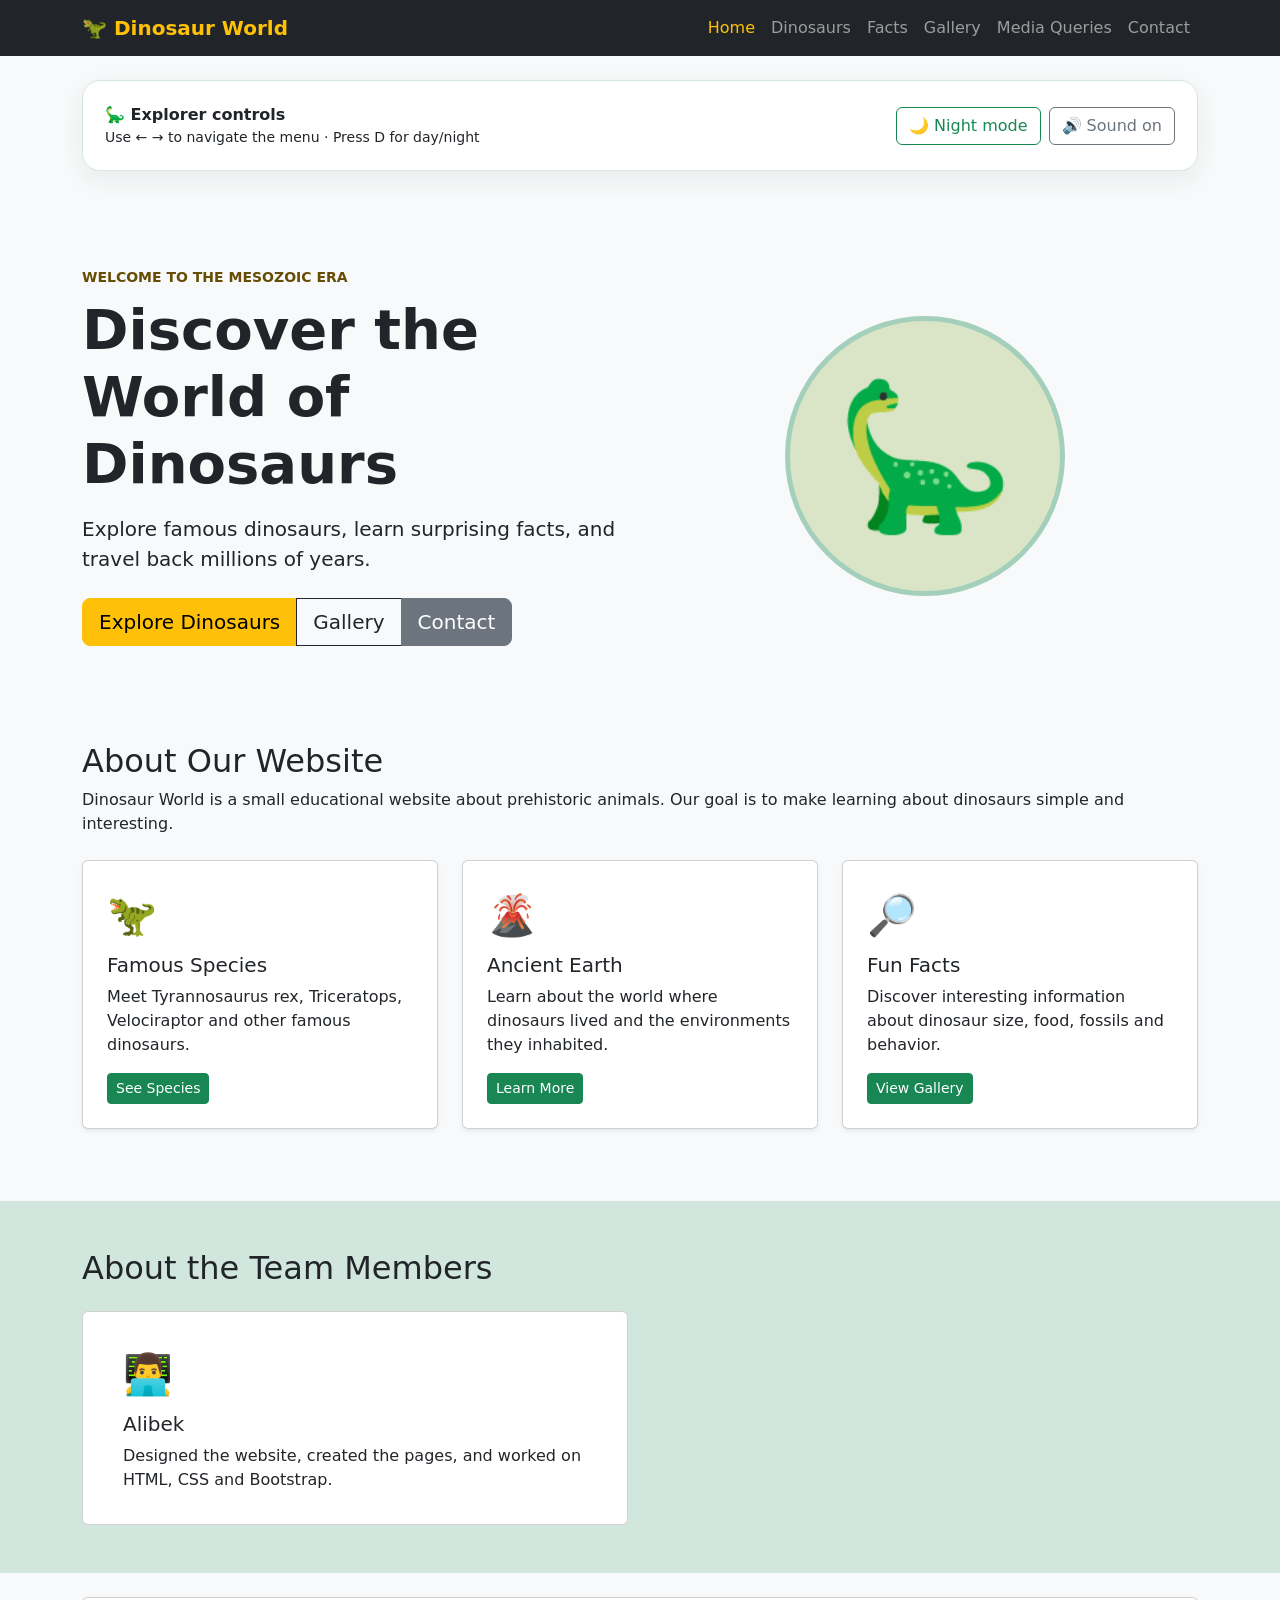
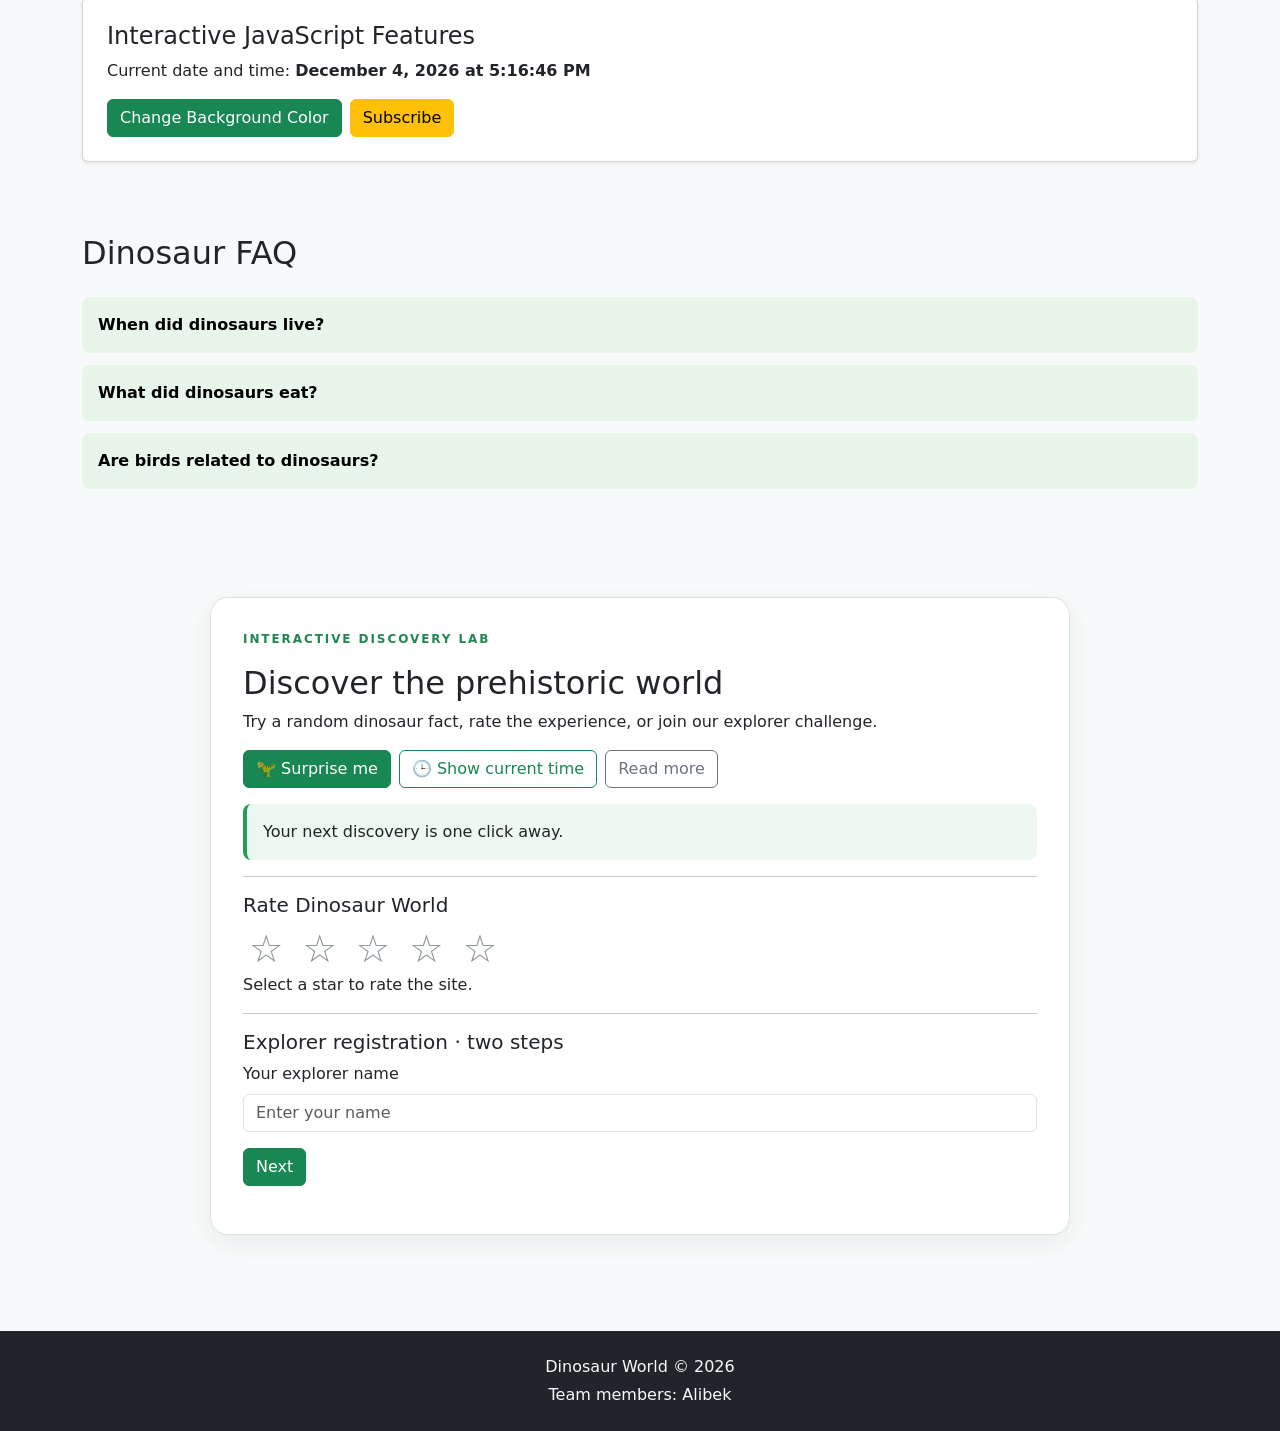
<file: dinosaur_world_bootstrap/index.html>
<!DOCTYPE html>
<html lang="en">
<head>
    <meta charset="UTF-8">
    <meta name="viewport" content="width=device-width, initial-scale=1">
    <title>Dinosaur World - Home</title>
    <link rel="stylesheet" href="css/bootstrap.min.css">
    <link rel="stylesheet" href="css/style.css">
</head>
<body class="bg-body-tertiary">
<a class="visually-hidden-focusable" href="#main">Skip to content</a>
<header>
    <nav class="navbar navbar-expand-lg navbar-dark bg-dark sticky-top" aria-label="Main navigation">
        <div class="container">
            <a class="navbar-brand fw-bold text-warning" href="index.html">🦖 Dinosaur World</a>
            <button class="navbar-toggler" type="button" data-bs-toggle="collapse" data-bs-target="#navMenu" aria-controls="navMenu" aria-expanded="false" aria-label="Toggle navigation">
                <span class="navbar-toggler-icon"></span>
            </button>
            <div class="collapse navbar-collapse" id="navMenu">
                <ul class="navbar-nav ms-auto mb-2 mb-lg-0"><li class="nav-item"><a class="nav-link active text-warning" href="index.html" aria-current="page">Home</a></li><li class="nav-item"><a class="nav-link" href="dinosaurs.html">Dinosaurs</a></li><li class="nav-item"><a class="nav-link" href="facts.html">Facts</a></li><li class="nav-item"><a class="nav-link" href="gallery.html">Gallery</a></li><li class="nav-item"><a class="nav-link" href="responsive.html">Media Queries</a></li><li class="nav-item"><a class="nav-link" href="contact.html">Contact</a></li></ul>
            </div>
        </div>
    </nav>
</header>
<section class="container py-4" aria-label="Assignment 5 controls"><div class="d-flex align-items-center justify-content-between flex-wrap gap-3 a5-toolbar"><div><strong>🦕 Explorer controls</strong><div class="small">Use ← → to navigate the menu · Press D for day/night</div></div><div class="d-flex gap-2"><button type="button" id="themeToggle" class="btn btn-outline-success">🌙 Night mode</button><button type="button" id="soundToggle" class="btn btn-outline-secondary" aria-pressed="true">🔊 Sound on</button></div></div></section>
<main id="main">
    <section class="container py-5 mt-lg-4">
        <div class="row align-items-center g-4">
            <div class="col-12 col-lg-6 text-center text-lg-start">
                <p class="text-warning-emphasis fw-bold small mb-2">WELCOME TO THE MESOZOIC ERA</p>
                <h1 class="display-4 fw-bold mb-3">Discover the World of Dinosaurs</h1>
                <p class="lead mb-4">Explore famous dinosaurs, learn surprising facts, and travel back millions of years.</p>
                <div class="btn-group" role="group" aria-label="Quick links">
                    <a class="btn btn-warning btn-lg" href="dinosaurs.html">Explore Dinosaurs</a>
                    <a class="btn btn-outline-dark btn-lg" href="gallery.html">Gallery</a>
                    <a class="btn btn-secondary btn-lg" href="contact.html">Contact</a>
                </div>
            </div>
            <div class="col-12 col-lg-6 d-flex justify-content-center">
                <div class="hero-dino d-flex align-items-center justify-content-center rounded-circle border border-5 border-success-subtle" role="img" aria-label="Sauropod dinosaur">🦕</div>
            </div>
        </div>
    </section>

    <section class="container py-4 py-lg-5">
        <h2 class="mb-2">About Our Website</h2>
        <p class="mb-4">Dinosaur World is a small educational website about prehistoric animals. Our goal is to make learning about dinosaurs simple and interesting.</p>
        <div class="row g-3 g-lg-4">
            <div class="col-12 col-md-6 col-lg-4">
                <article class="card h-100 shadow-sm">
                    <div class="card-body d-flex flex-column p-4">
                        <div class="fs-1 mb-2"><span role="img" aria-label="Tyrannosaurus rex icon">🦖</span></div>
                        <h3 class="card-title h5">Famous Species</h3>
                        <p class="card-text flex-grow-1">Meet Tyrannosaurus rex, Triceratops, Velociraptor and other famous dinosaurs.</p>
                        <a class="btn btn-success btn-sm align-self-start" href="dinosaurs.html">See Species</a>
                    </div>
                </article>
            </div>
            <div class="col-12 col-md-6 col-lg-4">
                <article class="card h-100 shadow-sm">
                    <div class="card-body d-flex flex-column p-4">
                        <div class="fs-1 mb-2"><span role="img" aria-label="Volcano icon">🌋</span></div>
                        <h3 class="card-title h5">Ancient Earth</h3>
                        <p class="card-text flex-grow-1">Learn about the world where dinosaurs lived and the environments they inhabited.</p>
                        <a class="btn btn-success btn-sm align-self-start" href="facts.html">Learn More</a>
                    </div>
                </article>
            </div>
            <div class="col-12 col-md-6 col-lg-4">
                <article class="card h-100 shadow-sm">
                    <div class="card-body d-flex flex-column p-4">
                        <div class="fs-1 mb-2"><span role="img" aria-label="Magnifier icon">🔎</span></div>
                        <h3 class="card-title h5">Fun Facts</h3>
                        <p class="card-text flex-grow-1">Discover interesting information about dinosaur size, food, fossils and behavior.</p>
                        <a class="btn btn-success btn-sm align-self-start" href="gallery.html">View Gallery</a>
                    </div>
                </article>
            </div>
        </div>
    </section>

    <section class="bg-success-subtle py-5 mt-4">
        <div class="container">
            <h2 class="mb-4">About the Team Members</h2>
            <div class="row g-4">
                <div class="col-12 col-sm-8 col-md-6">
                    <div class="card p-3 px-sm-4">
                        <div class="card-body text-center text-sm-start">
                            <div class="fs-1 mb-2"><span role="img" aria-label="Developer">👨‍💻</span></div>
                            <h3 class="h5">Alibek</h3>
                            <p class="mb-0">Designed the website, created the pages, and worked on HTML, CSS and Bootstrap.</p>
                        </div>
                    </div>
                </div>
            </div>
        </div>
    </section>
<section class="container py-4"><div class="card shadow-sm p-4"><h2 class="h4">Interactive JavaScript Features</h2><p>Current date and time: <strong id="currentDateTime" aria-live="off"></strong></p><div class="d-flex flex-wrap gap-2"><button type="button" class="btn btn-success" id="changeColor">Change Background Color</button><button type="button" class="btn btn-warning" id="openSubscribe">Subscribe</button></div></div></section><div class="popup-overlay" id="subscribeModal" hidden><div class="popup-box" role="dialog" aria-modal="true" aria-labelledby="popupTitle"><div class="d-flex justify-content-between align-items-center"><h2 class="h4" id="popupTitle">Subscribe to Dinosaur News</h2><button type="button" class="btn-close" id="closeSubscribe" aria-label="Close"></button></div><form id="subscribeForm"><label for="subscribeEmail" class="form-label mt-3">Email address</label><input type="email" class="form-control" id="subscribeEmail" required placeholder="you@example.com"><button class="btn btn-success mt-3" type="submit">Subscribe</button><p id="subscribeStatus" class="mt-2" aria-live="polite"></p></form></div></div><section class="container py-5" aria-label="Frequently asked questions"><h2 class="mb-4">Dinosaur FAQ</h2><div class="faq-item"><button class="faq-question" aria-expanded="false" aria-controls="faq1">When did dinosaurs live?</button><div class="faq-answer" id="faq1"><p>Dinosaurs lived during the Mesozoic Era, around 230 to 66 million years ago.</p></div></div><div class="faq-item"><button class="faq-question" aria-expanded="false" aria-controls="faq2">What did dinosaurs eat?</button><div class="faq-answer" id="faq2"><p>Some dinosaurs ate plants, while others hunted animals.</p></div></div><div class="faq-item"><button class="faq-question" aria-expanded="false" aria-controls="faq3">Are birds related to dinosaurs?</button><div class="faq-answer" id="faq3"><p>Yes. Modern birds evolved from theropod dinosaurs.</p></div></div></section><section class="container py-5"><div class="a5-panel"><p class="a5-eyebrow">INTERACTIVE DISCOVERY LAB</p><h2>Discover the prehistoric world</h2><p>Try a random dinosaur fact, rate the experience, or join our explorer challenge.</p><div class="d-flex flex-wrap gap-2 mb-3"><button id="randomFact" class="btn btn-success">🦖 Surprise me</button><button id="showTime" class="btn btn-outline-success">🕒 Show current time</button><button id="readMore" class="btn btn-outline-secondary" aria-expanded="false">Read more</button></div><p id="factOutput" class="a5-result" aria-live="polite">Your next discovery is one click away.</p><p id="timeOutput" aria-live="polite"></p><div id="extraInfo" hidden>Dinosaurs lived on Earth for over 160 million years. Birds are the only surviving dinosaur lineage.</div><hr><h3 class="h5">Rate Dinosaur World</h3><div id="ratingStars" class="a5-stars" aria-label="Rate from one to five stars"><button data-rating="1" aria-label="1 star">☆</button><button data-rating="2" aria-label="2 stars">☆</button><button data-rating="3" aria-label="3 stars">☆</button><button data-rating="4" aria-label="4 stars">☆</button><button data-rating="5" aria-label="5 stars">☆</button></div><p id="ratingMessage" aria-live="polite">Select a star to rate the site.</p><hr><h3 class="h5">Explorer registration · two steps</h3><form id="explorerForm"><div class="a5-step" data-step="0"><label for="explorerName" class="form-label">Your explorer name</label><input id="explorerName" class="form-control" required maxlength="50" placeholder="Enter your name"></div><div class="a5-step" data-step="1" hidden><label for="explorerDino" class="form-label">Favorite dinosaur</label><select id="explorerDino" class="form-select"><option>Tyrannosaurus rex</option><option>Triceratops</option><option>Stegosaurus</option><option>Velociraptor</option></select></div><div class="d-flex gap-2 mt-3"><button type="button" id="stepBack" class="btn btn-outline-secondary" hidden>Back</button><button type="button" id="stepNext" class="btn btn-success">Next</button><button type="submit" id="stepFinish" class="btn btn-success" hidden>Finish</button></div></form><p id="explorerStatus" class="mt-3" role="status"></p></div></section>
</main>
<footer class="bg-dark text-light text-center py-4 mt-5">
    <p class="mb-1">Dinosaur World © 2026</p>
    <p class="mb-0">Team members: Alibek</p>
</footer>
<script src="js/bootstrap.bundle.min.js"></script>
<script src="js/assignment4.js"></script>
<script src="js/assignment5.js"></script>
</body>
</html>
</file>
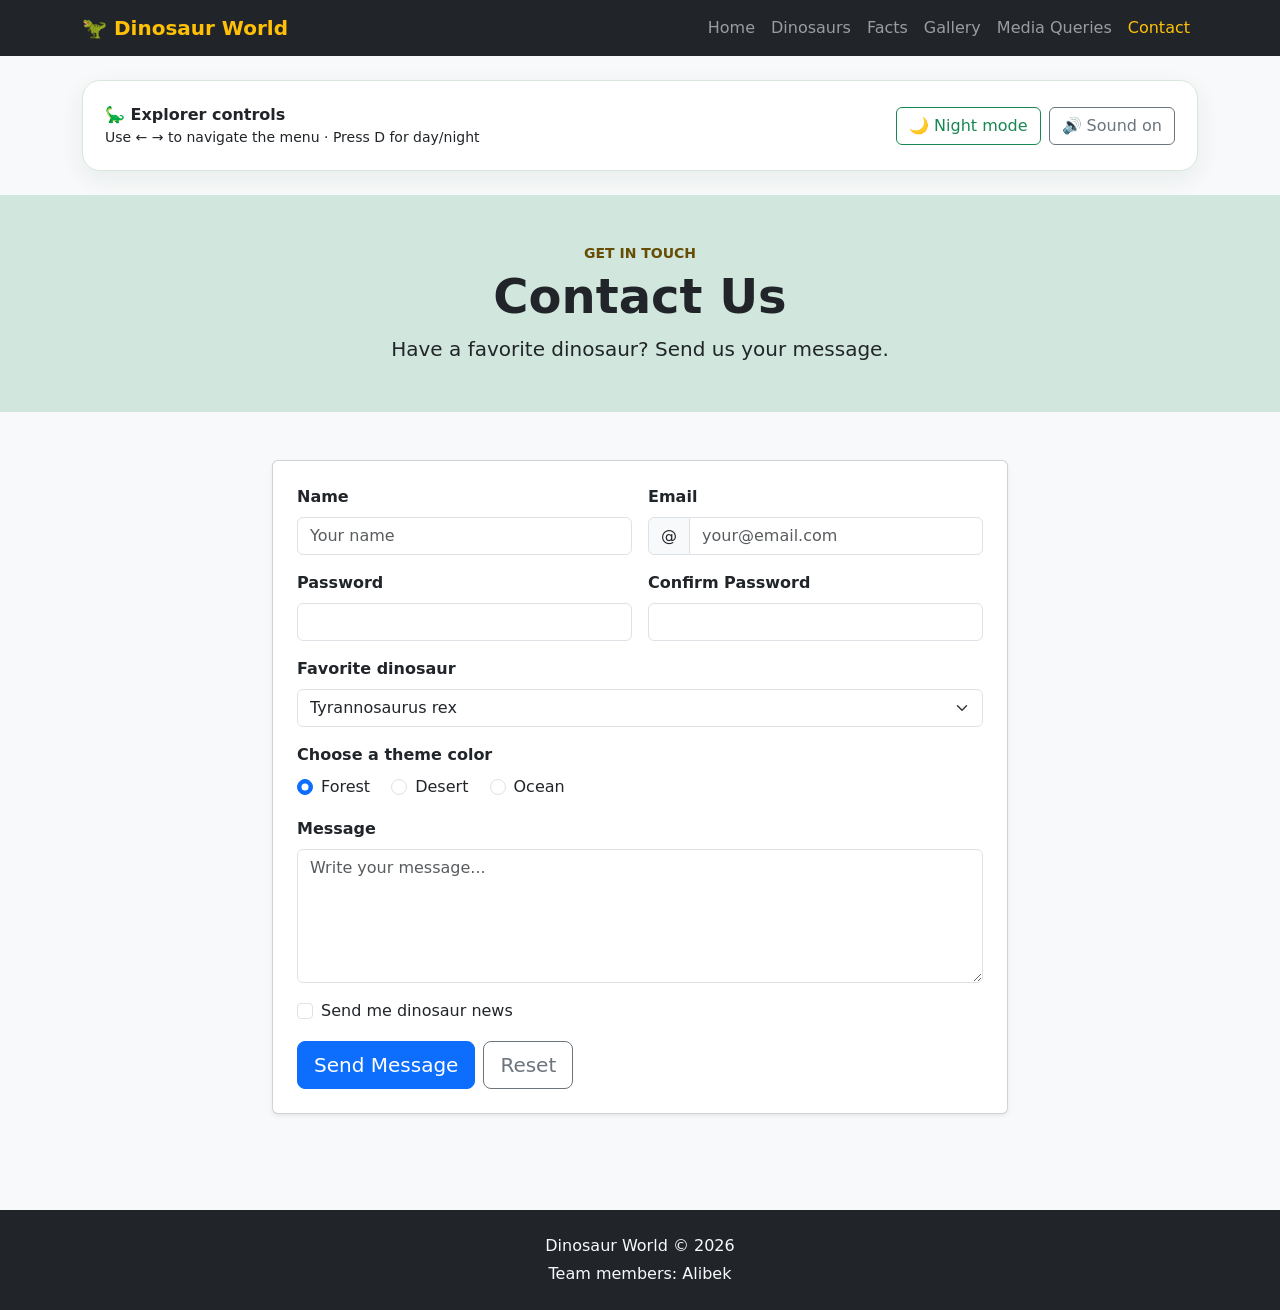
<file: dinosaur_world_bootstrap/contact.html>
<!DOCTYPE html>
<html lang="en">
<head>
    <meta charset="UTF-8">
    <meta name="viewport" content="width=device-width, initial-scale=1">
    <title>Dinosaur World - Contact</title>
    <link rel="stylesheet" href="css/bootstrap.min.css">
    <link rel="stylesheet" href="css/style.css">
</head>
<body class="bg-body-tertiary">
<a class="visually-hidden-focusable" href="#main">Skip to content</a>
<header>
    <nav class="navbar navbar-expand-lg navbar-dark bg-dark sticky-top" aria-label="Main navigation">
        <div class="container">
            <a class="navbar-brand fw-bold text-warning" href="index.html">🦖 Dinosaur World</a>
            <button class="navbar-toggler" type="button" data-bs-toggle="collapse" data-bs-target="#navMenu" aria-controls="navMenu" aria-expanded="false" aria-label="Toggle navigation">
                <span class="navbar-toggler-icon"></span>
            </button>
            <div class="collapse navbar-collapse" id="navMenu">
                <ul class="navbar-nav ms-auto mb-2 mb-lg-0"><li class="nav-item"><a class="nav-link" href="index.html">Home</a></li><li class="nav-item"><a class="nav-link" href="dinosaurs.html">Dinosaurs</a></li><li class="nav-item"><a class="nav-link" href="facts.html">Facts</a></li><li class="nav-item"><a class="nav-link" href="gallery.html">Gallery</a></li><li class="nav-item"><a class="nav-link" href="responsive.html">Media Queries</a></li><li class="nav-item"><a class="nav-link active text-warning" href="contact.html" aria-current="page">Contact</a></li></ul>
            </div>
        </div>
    </nav>
</header>
<section class="container py-4" aria-label="Assignment 5 controls"><div class="d-flex align-items-center justify-content-between flex-wrap gap-3 a5-toolbar"><div><strong>🦕 Explorer controls</strong><div class="small">Use ← → to navigate the menu · Press D for day/night</div></div><div class="d-flex gap-2"><button type="button" id="themeToggle" class="btn btn-outline-success">🌙 Night mode</button><button type="button" id="soundToggle" class="btn btn-outline-secondary" aria-pressed="true">🔊 Sound on</button></div></div></section>
<main id="main">
    <section class="bg-success-subtle text-center py-5 px-3">
        <p class="text-warning-emphasis fw-bold small mb-1">GET IN TOUCH</p>
        <h1 class="display-5 fw-bold">Contact Us</h1>
        <p class="lead mb-0">Have a favorite dinosaur? Send us your message.</p>
    </section>

    <section class="container py-5">
        <div class="row justify-content-center">
            <div class="col-12 col-md-10 col-lg-8">
                <form id="validatedForm" class="card card-body p-3 p-md-4 shadow-sm" novalidate>
                    <div class="row g-3">
                        <div class="col-12 col-md-6">
                            <label for="name" class="form-label fw-bold">Name</label>
                            <input type="text" class="form-control" id="name" name="name" placeholder="Your name" required>
                        </div>
                        <div class="col-12 col-md-6">
                            <label for="email" class="form-label fw-bold">Email</label>
                            <div class="input-group">
                                <span class="input-group-text" id="at">@</span>
                                <input type="email" class="form-control" id="email" name="email" placeholder="your@email.com" aria-describedby="at" required>
                            </div>
                        </div>
                        <div class="col-12 col-md-6"><label for="password" class="form-label fw-bold">Password</label><input type="password" class="form-control" id="password" minlength="8" required></div><div class="col-12 col-md-6"><label for="confirmPassword" class="form-label fw-bold">Confirm Password</label><input type="password" class="form-control" id="confirmPassword" required></div><div class="col-12">
                            <label for="dinosaur" class="form-label fw-bold">Favorite dinosaur</label>
                            <select class="form-select" id="dinosaur" name="dinosaur">
                                <option>Tyrannosaurus rex</option><option>Triceratops</option><option>Velociraptor</option><option>Brachiosaurus</option>
                            </select>
                        </div>
                        <fieldset class="col-12">
                            <legend class="form-label fw-bold fs-6">Choose a theme color</legend>
                            <div class="form-check form-check-inline"><input class="form-check-input" type="radio" name="theme" id="forest" value="forest" checked><label class="form-check-label" for="forest">Forest</label></div>
                            <div class="form-check form-check-inline"><input class="form-check-input" type="radio" name="theme" id="desert" value="desert"><label class="form-check-label" for="desert">Desert</label></div>
                            <div class="form-check form-check-inline"><input class="form-check-input" type="radio" name="theme" id="ocean" value="ocean"><label class="form-check-label" for="ocean">Ocean</label></div>
                        </fieldset>
                        <div class="col-12">
                            <label for="message" class="form-label fw-bold">Message</label>
                            <textarea class="form-control" id="message" name="message" rows="5" placeholder="Write your message..." required></textarea>
                        </div>
                        <div class="col-12">
                            <div class="form-check"><input class="form-check-input" type="checkbox" id="news"><label class="form-check-label" for="news">Send me dinosaur news</label></div>
                        </div>
                        <div class="col-12 d-grid d-sm-flex gap-2">
                            <button type="submit" class="btn btn-primary btn-lg">Send Message</button>
                            <button type="reset" class="btn btn-outline-secondary btn-lg">Reset</button>
                        </div>
                    </div>
                <div id="formResult" role="status" aria-live="polite"></div></form>
            </div>
        </div>
    </section>
</main>
<footer class="bg-dark text-light text-center py-4 mt-5">
    <p class="mb-1">Dinosaur World © 2026</p>
    <p class="mb-0">Team members: Alibek</p>
</footer>
<script src="js/bootstrap.bundle.min.js"></script>
<script src="js/assignment4.js"></script>
<script src="js/assignment5.js"></script>
</body>
</html>
</file>
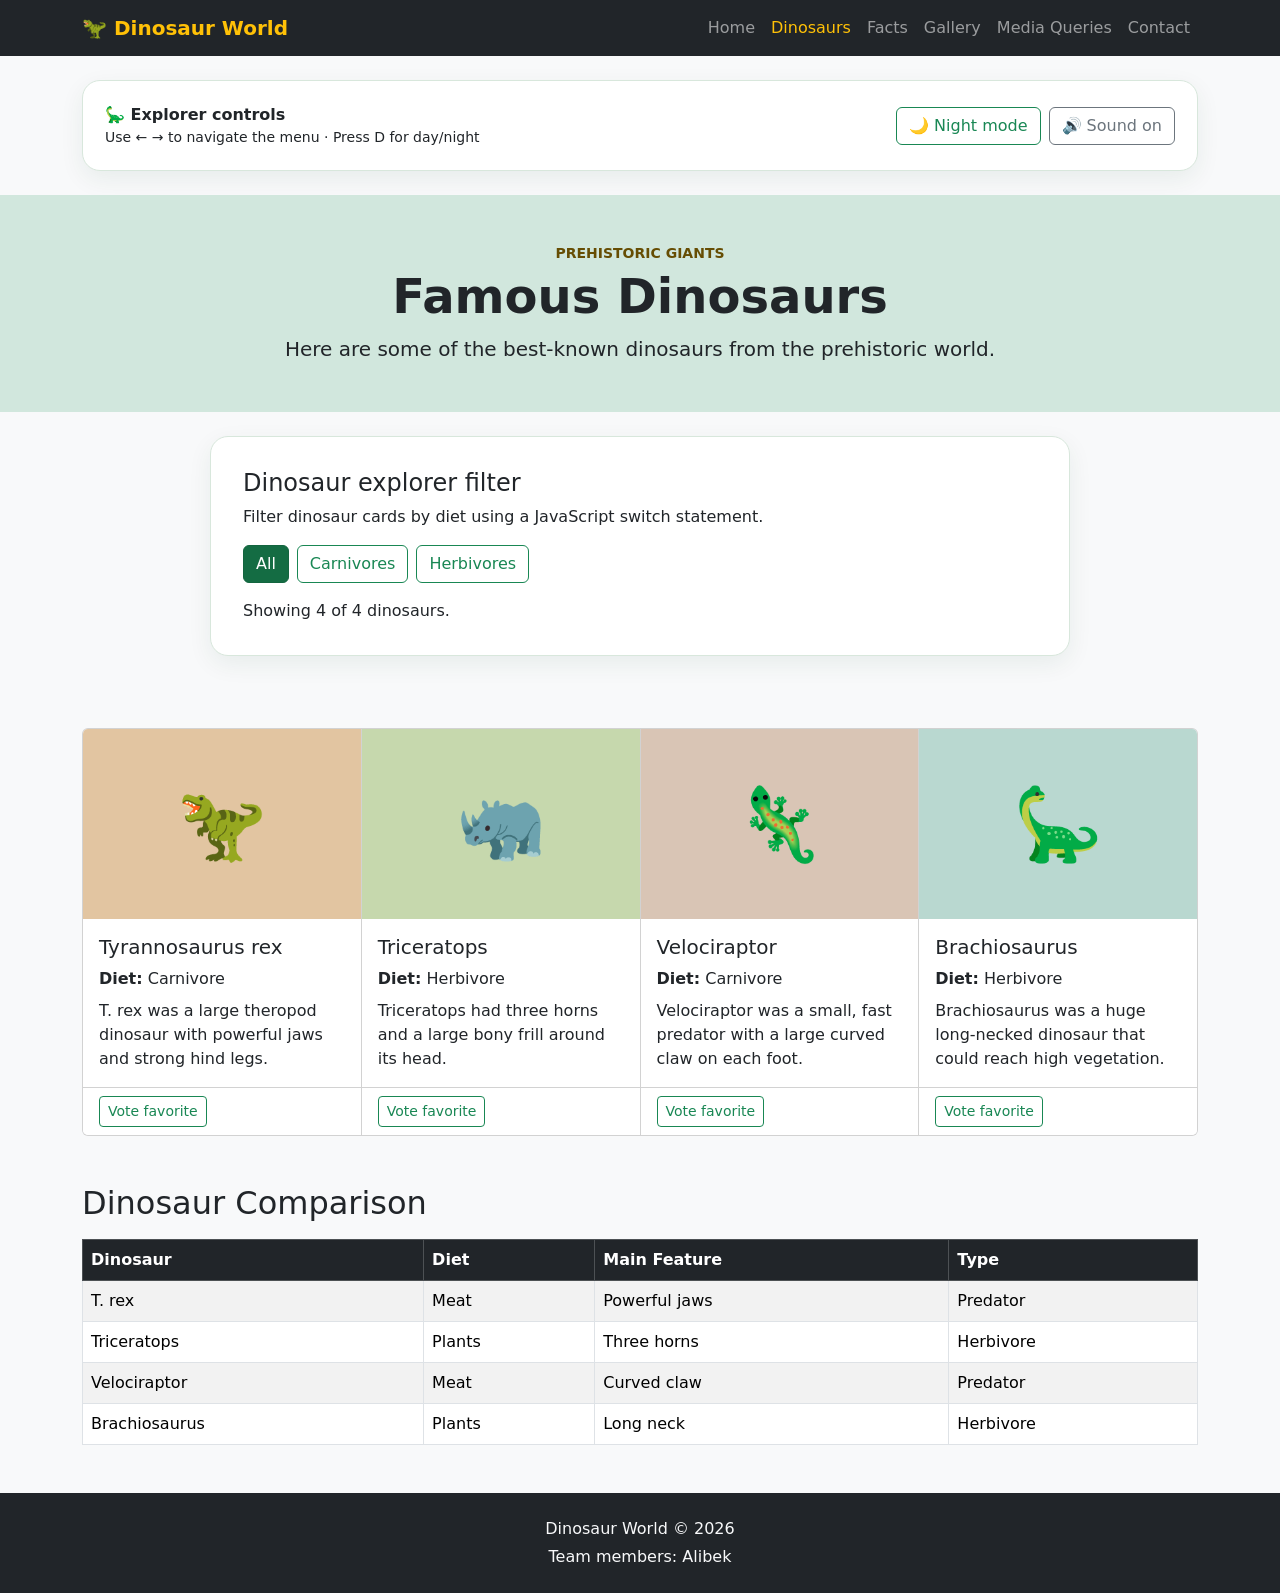
<file: dinosaur_world_bootstrap/dinosaurs.html>
<!DOCTYPE html>
<html lang="en">
<head>
    <meta charset="UTF-8">
    <meta name="viewport" content="width=device-width, initial-scale=1">
    <title>Dinosaur World - Dinosaurs</title>
    <link rel="stylesheet" href="css/bootstrap.min.css">
    <link rel="stylesheet" href="css/style.css">
</head>
<body class="bg-body-tertiary">
<a class="visually-hidden-focusable" href="#main">Skip to content</a>
<header>
    <nav class="navbar navbar-expand-lg navbar-dark bg-dark sticky-top" aria-label="Main navigation">
        <div class="container">
            <a class="navbar-brand fw-bold text-warning" href="index.html">🦖 Dinosaur World</a>
            <button class="navbar-toggler" type="button" data-bs-toggle="collapse" data-bs-target="#navMenu" aria-controls="navMenu" aria-expanded="false" aria-label="Toggle navigation">
                <span class="navbar-toggler-icon"></span>
            </button>
            <div class="collapse navbar-collapse" id="navMenu">
                <ul class="navbar-nav ms-auto mb-2 mb-lg-0"><li class="nav-item"><a class="nav-link" href="index.html">Home</a></li><li class="nav-item"><a class="nav-link active text-warning" href="dinosaurs.html" aria-current="page">Dinosaurs</a></li><li class="nav-item"><a class="nav-link" href="facts.html">Facts</a></li><li class="nav-item"><a class="nav-link" href="gallery.html">Gallery</a></li><li class="nav-item"><a class="nav-link" href="responsive.html">Media Queries</a></li><li class="nav-item"><a class="nav-link" href="contact.html">Contact</a></li></ul>
            </div>
        </div>
    </nav>
</header>
<section class="container py-4" aria-label="Assignment 5 controls"><div class="d-flex align-items-center justify-content-between flex-wrap gap-3 a5-toolbar"><div><strong>🦕 Explorer controls</strong><div class="small">Use ← → to navigate the menu · Press D for day/night</div></div><div class="d-flex gap-2"><button type="button" id="themeToggle" class="btn btn-outline-success">🌙 Night mode</button><button type="button" id="soundToggle" class="btn btn-outline-secondary" aria-pressed="true">🔊 Sound on</button></div></div></section>
<main id="main">
    <section class="bg-success-subtle text-center py-5 px-3">
        <p class="text-warning-emphasis fw-bold small mb-1">PREHISTORIC GIANTS</p>
        <h1 class="display-5 fw-bold">Famous Dinosaurs</h1>
        <p class="lead mb-0">Here are some of the best-known dinosaurs from the prehistoric world.</p>
    </section>

<section class="container py-4"><div class="a5-panel"><h2 class="h4">Dinosaur explorer filter</h2><p>Filter dinosaur cards by diet using a JavaScript switch statement.</p><div class="d-flex gap-2 flex-wrap" id="dietFilters"><button class="btn btn-success active" data-diet="all">All</button><button class="btn btn-outline-success" data-diet="carnivore">Carnivores</button><button class="btn btn-outline-success" data-diet="herbivore">Herbivores</button></div><p id="filterCount" class="mt-3 mb-0" aria-live="polite"></p></div></section>
    <section class="container py-5">
        <div class="card-group">
            <div class="card a5-dino-card" data-diet="carnivore">
                <div class="tile t1 d-flex align-items-center justify-content-center card-img-top" role="img" aria-label="T-rex">🦖</div>
                <div class="card-body">
                    <h2 class="card-title h5">Tyrannosaurus rex</h2>
                    <p class="card-text mb-2"><strong>Diet:</strong> Carnivore</p>
                    <p class="card-text">T. rex was a large theropod dinosaur with powerful jaws and strong hind legs.</p>
                </div>
                <div class="card-footer bg-white"><a class="btn btn-outline-success btn-sm" href="contact.html">Vote favorite</a></div>
            </div>
            <div class="card a5-dino-card" data-diet="herbivore">
                <div class="tile t2 d-flex align-items-center justify-content-center card-img-top" role="img" aria-label="Rhino">🦏</div>
                <div class="card-body">
                    <h2 class="card-title h5">Triceratops</h2>
                    <p class="card-text mb-2"><strong>Diet:</strong> Herbivore</p>
                    <p class="card-text">Triceratops had three horns and a large bony frill around its head.</p>
                </div>
                <div class="card-footer bg-white"><a class="btn btn-outline-success btn-sm" href="contact.html">Vote favorite</a></div>
            </div>
            <div class="card a5-dino-card" data-diet="carnivore">
                <div class="tile t3 d-flex align-items-center justify-content-center card-img-top" role="img" aria-label="Lizard">🦎</div>
                <div class="card-body">
                    <h2 class="card-title h5">Velociraptor</h2>
                    <p class="card-text mb-2"><strong>Diet:</strong> Carnivore</p>
                    <p class="card-text">Velociraptor was a small, fast predator with a large curved claw on each foot.</p>
                </div>
                <div class="card-footer bg-white"><a class="btn btn-outline-success btn-sm" href="contact.html">Vote favorite</a></div>
            </div>
            <div class="card a5-dino-card" data-diet="herbivore">
                <div class="tile t4 d-flex align-items-center justify-content-center card-img-top" role="img" aria-label="Sauropod">🦕</div>
                <div class="card-body">
                    <h2 class="card-title h5">Brachiosaurus</h2>
                    <p class="card-text mb-2"><strong>Diet:</strong> Herbivore</p>
                    <p class="card-text">Brachiosaurus was a huge long-necked dinosaur that could reach high vegetation.</p>
                </div>
                <div class="card-footer bg-white"><a class="btn btn-outline-success btn-sm" href="contact.html">Vote favorite</a></div>
            </div>
        </div>
    </section>

    <section class="container">
        <h2 class="mb-3">Dinosaur Comparison</h2>
        <div class="table-responsive">
            <table class="table table-striped table-bordered bg-white mb-0">
                <thead class="table-dark"><tr><th scope="col">Dinosaur</th><th scope="col">Diet</th><th scope="col">Main Feature</th><th scope="col">Type</th></tr></thead>
                <tbody><tr><td>T. rex</td><td>Meat</td><td>Powerful jaws</td><td>Predator</td></tr><tr><td>Triceratops</td><td>Plants</td><td>Three horns</td><td>Herbivore</td></tr><tr><td>Velociraptor</td><td>Meat</td><td>Curved claw</td><td>Predator</td></tr><tr><td>Brachiosaurus</td><td>Plants</td><td>Long neck</td><td>Herbivore</td></tr></tbody>
            </table>
        </div>
    </section>
</main>
<footer class="bg-dark text-light text-center py-4 mt-5">
    <p class="mb-1">Dinosaur World © 2026</p>
    <p class="mb-0">Team members: Alibek</p>
</footer>
<script src="js/bootstrap.bundle.min.js"></script>
<script src="js/assignment4.js"></script>
<script src="js/assignment5.js"></script>
</body>
</html>
</file>
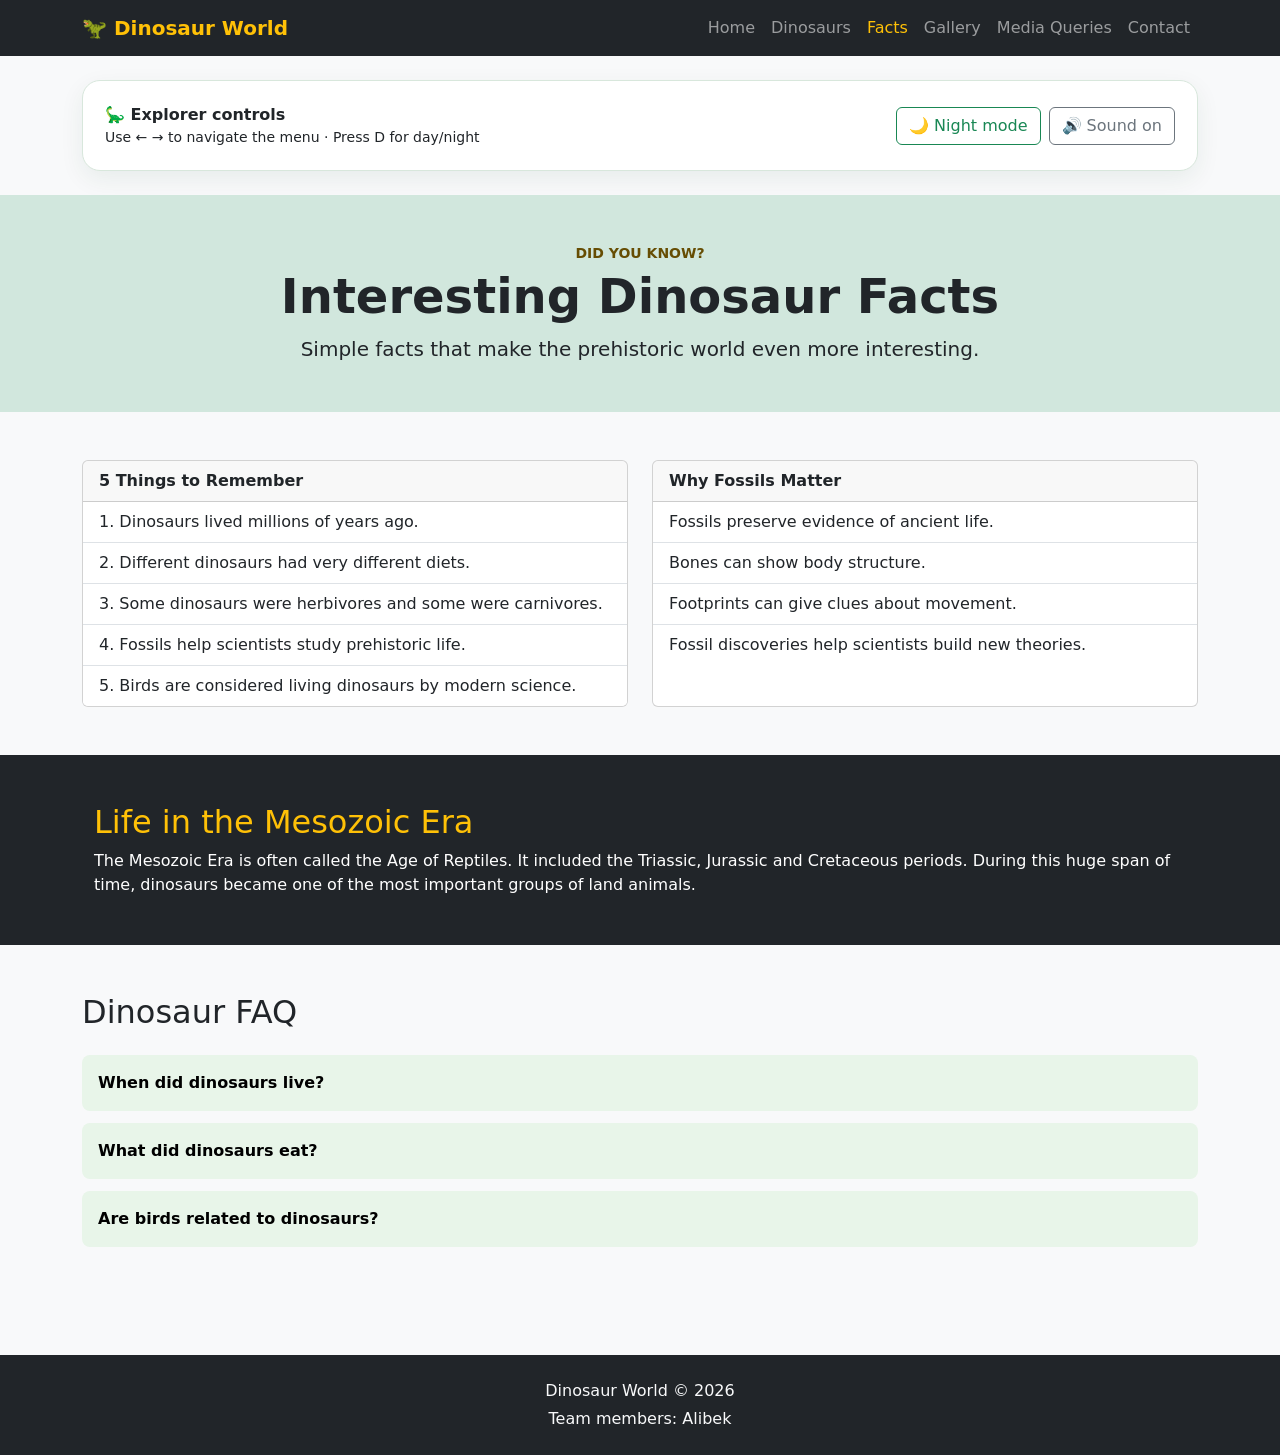
<file: dinosaur_world_bootstrap/facts.html>
<!DOCTYPE html>
<html lang="en">
<head>
    <meta charset="UTF-8">
    <meta name="viewport" content="width=device-width, initial-scale=1">
    <title>Dinosaur World - Facts</title>
    <link rel="stylesheet" href="css/bootstrap.min.css">
    <link rel="stylesheet" href="css/style.css">
</head>
<body class="bg-body-tertiary">
<a class="visually-hidden-focusable" href="#main">Skip to content</a>
<header>
    <nav class="navbar navbar-expand-lg navbar-dark bg-dark sticky-top" aria-label="Main navigation">
        <div class="container">
            <a class="navbar-brand fw-bold text-warning" href="index.html">🦖 Dinosaur World</a>
            <button class="navbar-toggler" type="button" data-bs-toggle="collapse" data-bs-target="#navMenu" aria-controls="navMenu" aria-expanded="false" aria-label="Toggle navigation">
                <span class="navbar-toggler-icon"></span>
            </button>
            <div class="collapse navbar-collapse" id="navMenu">
                <ul class="navbar-nav ms-auto mb-2 mb-lg-0"><li class="nav-item"><a class="nav-link" href="index.html">Home</a></li><li class="nav-item"><a class="nav-link" href="dinosaurs.html">Dinosaurs</a></li><li class="nav-item"><a class="nav-link active text-warning" href="facts.html" aria-current="page">Facts</a></li><li class="nav-item"><a class="nav-link" href="gallery.html">Gallery</a></li><li class="nav-item"><a class="nav-link" href="responsive.html">Media Queries</a></li><li class="nav-item"><a class="nav-link" href="contact.html">Contact</a></li></ul>
            </div>
        </div>
    </nav>
</header>
<section class="container py-4" aria-label="Assignment 5 controls"><div class="d-flex align-items-center justify-content-between flex-wrap gap-3 a5-toolbar"><div><strong>🦕 Explorer controls</strong><div class="small">Use ← → to navigate the menu · Press D for day/night</div></div><div class="d-flex gap-2"><button type="button" id="themeToggle" class="btn btn-outline-success">🌙 Night mode</button><button type="button" id="soundToggle" class="btn btn-outline-secondary" aria-pressed="true">🔊 Sound on</button></div></div></section>
<main id="main">
    <section class="bg-success-subtle text-center py-5 px-3">
        <p class="text-warning-emphasis fw-bold small mb-1">DID YOU KNOW?</p>
        <h1 class="display-5 fw-bold">Interesting Dinosaur Facts</h1>
        <p class="lead mb-0">Simple facts that make the prehistoric world even more interesting.</p>
    </section>

    <section class="container py-5">
        <div class="row g-4">
            <div class="col-12 col-md-6">
                <div class="card h-100"><div class="card-header fw-bold">5 Things to Remember</div>
                <ol class="list-group list-group-flush list-group-numbered"><li class="list-group-item">Dinosaurs lived millions of years ago.</li><li class="list-group-item">Different dinosaurs had very different diets.</li><li class="list-group-item">Some dinosaurs were herbivores and some were carnivores.</li><li class="list-group-item">Fossils help scientists study prehistoric life.</li><li class="list-group-item">Birds are considered living dinosaurs by modern science.</li></ol></div>
            </div>
            <div class="col-12 col-md-6">
                <div class="card h-100"><div class="card-header fw-bold">Why Fossils Matter</div>
                <ul class="list-group list-group-flush"><li class="list-group-item">Fossils preserve evidence of ancient life.</li><li class="list-group-item">Bones can show body structure.</li><li class="list-group-item">Footprints can give clues about movement.</li><li class="list-group-item">Fossil discoveries help scientists build new theories.</li></ul></div>
            </div>
        </div>
    </section>

    <section class="bg-dark text-white py-5">
        <div class="container px-3 px-sm-4">
            <h2 class="text-warning">Life in the Mesozoic Era</h2>
            <p class="mb-0">The Mesozoic Era is often called the Age of Reptiles. It included the Triassic, Jurassic and Cretaceous periods. During this huge span of time, dinosaurs became one of the most important groups of land animals.</p>
        </div>
    </section>
<section class="container py-5" aria-label="Frequently asked questions"><h2 class="mb-4">Dinosaur FAQ</h2><div class="faq-item"><button class="faq-question" aria-expanded="false" aria-controls="faq1">When did dinosaurs live?</button><div class="faq-answer" id="faq1"><p>Dinosaurs lived during the Mesozoic Era, around 230 to 66 million years ago.</p></div></div><div class="faq-item"><button class="faq-question" aria-expanded="false" aria-controls="faq2">What did dinosaurs eat?</button><div class="faq-answer" id="faq2"><p>Some dinosaurs ate plants, while others hunted animals.</p></div></div><div class="faq-item"><button class="faq-question" aria-expanded="false" aria-controls="faq3">Are birds related to dinosaurs?</button><div class="faq-answer" id="faq3"><p>Yes. Modern birds evolved from theropod dinosaurs.</p></div></div></section></main>
<footer class="bg-dark text-light text-center py-4 mt-5">
    <p class="mb-1">Dinosaur World © 2026</p>
    <p class="mb-0">Team members: Alibek</p>
</footer>
<script src="js/bootstrap.bundle.min.js"></script>
<script src="js/assignment4.js"></script>
<script src="js/assignment5.js"></script>
</body>
</html>
</file>
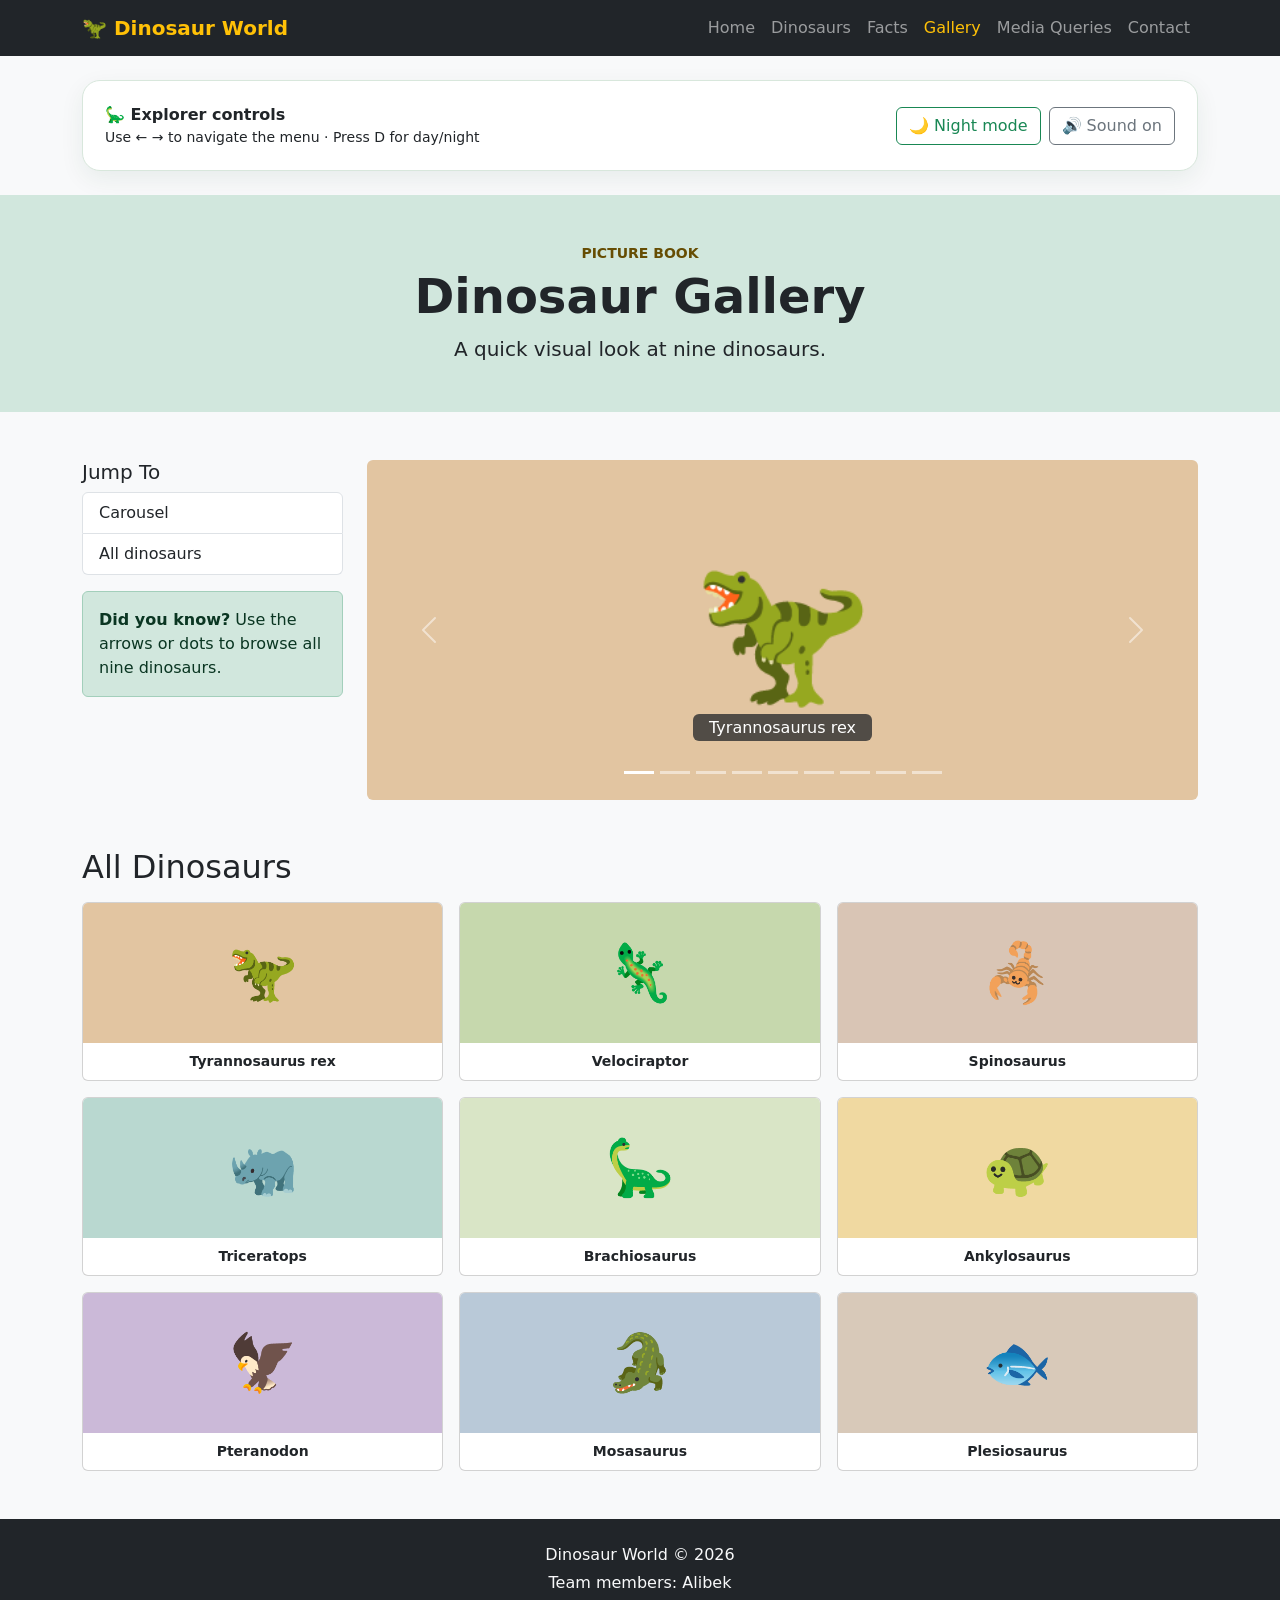
<file: dinosaur_world_bootstrap/gallery.html>
<!DOCTYPE html>
<html lang="en">
<head>
    <meta charset="UTF-8">
    <meta name="viewport" content="width=device-width, initial-scale=1">
    <title>Dinosaur World - Gallery</title>
    <link rel="stylesheet" href="css/bootstrap.min.css">
    <link rel="stylesheet" href="css/style.css">
</head>
<body class="bg-body-tertiary">
<a class="visually-hidden-focusable" href="#main">Skip to content</a>
<header>
    <nav class="navbar navbar-expand-lg navbar-dark bg-dark sticky-top" aria-label="Main navigation">
        <div class="container">
            <a class="navbar-brand fw-bold text-warning" href="index.html">🦖 Dinosaur World</a>
            <button class="navbar-toggler" type="button" data-bs-toggle="collapse" data-bs-target="#navMenu" aria-controls="navMenu" aria-expanded="false" aria-label="Toggle navigation">
                <span class="navbar-toggler-icon"></span>
            </button>
            <div class="collapse navbar-collapse" id="navMenu">
                <ul class="navbar-nav ms-auto mb-2 mb-lg-0"><li class="nav-item"><a class="nav-link" href="index.html">Home</a></li><li class="nav-item"><a class="nav-link" href="dinosaurs.html">Dinosaurs</a></li><li class="nav-item"><a class="nav-link" href="facts.html">Facts</a></li><li class="nav-item"><a class="nav-link active text-warning" href="gallery.html" aria-current="page">Gallery</a></li><li class="nav-item"><a class="nav-link" href="responsive.html">Media Queries</a></li><li class="nav-item"><a class="nav-link" href="contact.html">Contact</a></li></ul>
            </div>
        </div>
    </nav>
</header>
<section class="container py-4" aria-label="Assignment 5 controls"><div class="d-flex align-items-center justify-content-between flex-wrap gap-3 a5-toolbar"><div><strong>🦕 Explorer controls</strong><div class="small">Use ← → to navigate the menu · Press D for day/night</div></div><div class="d-flex gap-2"><button type="button" id="themeToggle" class="btn btn-outline-success">🌙 Night mode</button><button type="button" id="soundToggle" class="btn btn-outline-secondary" aria-pressed="true">🔊 Sound on</button></div></div></section>
<main id="main">
    <section class="bg-success-subtle text-center py-5 px-3">
        <p class="text-warning-emphasis fw-bold small mb-1">PICTURE BOOK</p>
        <h1 class="display-5 fw-bold">Dinosaur Gallery</h1>
        <p class="lead mb-0">A quick visual look at nine dinosaurs.</p>
    </section>

    <section class="container py-5">
        <div class="row g-4">
            <aside class="col-12 col-lg-3">
                <h2 class="h5">Jump To</h2>
                <div class="list-group mb-3">
                    <a class="list-group-item list-group-item-action" href="#slider">Carousel</a>
                    <a class="list-group-item list-group-item-action" href="#thumbs">All dinosaurs</a>
                </div>
                <div class="alert alert-success mb-0" role="note"><strong>Did you know?</strong> Use the arrows or dots to browse all nine dinosaurs.</div>
            </aside>
            <div class="col-12 col-lg-9" id="slider">
                <div id="dinoCarousel" class="carousel slide" data-bs-ride="carousel" aria-label="Dinosaur carousel">
                    <div class="carousel-indicators"><button type="button" data-bs-target="#dinoCarousel" data-bs-slide-to="0" class="active" aria-current="true" aria-label="Slide 1"></button><button type="button" data-bs-target="#dinoCarousel" data-bs-slide-to="1" aria-label="Slide 2"></button><button type="button" data-bs-target="#dinoCarousel" data-bs-slide-to="2" aria-label="Slide 3"></button><button type="button" data-bs-target="#dinoCarousel" data-bs-slide-to="3" aria-label="Slide 4"></button><button type="button" data-bs-target="#dinoCarousel" data-bs-slide-to="4" aria-label="Slide 5"></button><button type="button" data-bs-target="#dinoCarousel" data-bs-slide-to="5" aria-label="Slide 6"></button><button type="button" data-bs-target="#dinoCarousel" data-bs-slide-to="6" aria-label="Slide 7"></button><button type="button" data-bs-target="#dinoCarousel" data-bs-slide-to="7" aria-label="Slide 8"></button><button type="button" data-bs-target="#dinoCarousel" data-bs-slide-to="8" aria-label="Slide 9"></button></div>
                    <div class="carousel-inner rounded">
                <div class="carousel-item active">
                    <div class="tile t1 slide d-flex align-items-center justify-content-center" role="img" aria-label="Tyrannosaurus rex">🦖</div>
                    <div class="carousel-caption d-block"><span class="bg-dark bg-opacity-75 rounded px-3 py-1">Tyrannosaurus rex</span></div>
                </div>
                <div class="carousel-item">
                    <div class="tile t2 slide d-flex align-items-center justify-content-center" role="img" aria-label="Velociraptor">🦎</div>
                    <div class="carousel-caption d-block"><span class="bg-dark bg-opacity-75 rounded px-3 py-1">Velociraptor</span></div>
                </div>
                <div class="carousel-item">
                    <div class="tile t3 slide d-flex align-items-center justify-content-center" role="img" aria-label="Spinosaurus">🦂</div>
                    <div class="carousel-caption d-block"><span class="bg-dark bg-opacity-75 rounded px-3 py-1">Spinosaurus</span></div>
                </div>
                <div class="carousel-item">
                    <div class="tile t4 slide d-flex align-items-center justify-content-center" role="img" aria-label="Triceratops">🦏</div>
                    <div class="carousel-caption d-block"><span class="bg-dark bg-opacity-75 rounded px-3 py-1">Triceratops</span></div>
                </div>
                <div class="carousel-item">
                    <div class="tile t5 slide d-flex align-items-center justify-content-center" role="img" aria-label="Brachiosaurus">🦕</div>
                    <div class="carousel-caption d-block"><span class="bg-dark bg-opacity-75 rounded px-3 py-1">Brachiosaurus</span></div>
                </div>
                <div class="carousel-item">
                    <div class="tile t6 slide d-flex align-items-center justify-content-center" role="img" aria-label="Ankylosaurus">🐢</div>
                    <div class="carousel-caption d-block"><span class="bg-dark bg-opacity-75 rounded px-3 py-1">Ankylosaurus</span></div>
                </div>
                <div class="carousel-item">
                    <div class="tile t7 slide d-flex align-items-center justify-content-center" role="img" aria-label="Pteranodon">🦅</div>
                    <div class="carousel-caption d-block"><span class="bg-dark bg-opacity-75 rounded px-3 py-1">Pteranodon</span></div>
                </div>
                <div class="carousel-item">
                    <div class="tile t8 slide d-flex align-items-center justify-content-center" role="img" aria-label="Mosasaurus">🐊</div>
                    <div class="carousel-caption d-block"><span class="bg-dark bg-opacity-75 rounded px-3 py-1">Mosasaurus</span></div>
                </div>
                <div class="carousel-item">
                    <div class="tile t9 slide d-flex align-items-center justify-content-center" role="img" aria-label="Plesiosaurus">🐟</div>
                    <div class="carousel-caption d-block"><span class="bg-dark bg-opacity-75 rounded px-3 py-1">Plesiosaurus</span></div>
                </div>
                    </div>
                    <button class="carousel-control-prev" type="button" data-bs-target="#dinoCarousel" data-bs-slide="prev"><span class="carousel-control-prev-icon" aria-hidden="true"></span><span class="visually-hidden">Previous</span></button>
                    <button class="carousel-control-next" type="button" data-bs-target="#dinoCarousel" data-bs-slide="next"><span class="carousel-control-next-icon" aria-hidden="true"></span><span class="visually-hidden">Next</span></button>
                </div>
            </div>
        </div>
    </section>

    <section class="container" id="thumbs">
        <h2 class="mb-3">All Dinosaurs</h2>
        <div class="row g-3">
            <div class="col-6 col-md-4">
                <div class="card text-center h-100"><div class="tile t1 thumb d-flex align-items-center justify-content-center card-img-top" role="img" aria-label="Tyrannosaurus rex">🦖</div>
                <div class="card-body py-2"><p class="card-text small fw-bold mb-0">Tyrannosaurus rex</p></div></div>
            </div>
            <div class="col-6 col-md-4">
                <div class="card text-center h-100"><div class="tile t2 thumb d-flex align-items-center justify-content-center card-img-top" role="img" aria-label="Velociraptor">🦎</div>
                <div class="card-body py-2"><p class="card-text small fw-bold mb-0">Velociraptor</p></div></div>
            </div>
            <div class="col-6 col-md-4">
                <div class="card text-center h-100"><div class="tile t3 thumb d-flex align-items-center justify-content-center card-img-top" role="img" aria-label="Spinosaurus">🦂</div>
                <div class="card-body py-2"><p class="card-text small fw-bold mb-0">Spinosaurus</p></div></div>
            </div>
            <div class="col-6 col-md-4">
                <div class="card text-center h-100"><div class="tile t4 thumb d-flex align-items-center justify-content-center card-img-top" role="img" aria-label="Triceratops">🦏</div>
                <div class="card-body py-2"><p class="card-text small fw-bold mb-0">Triceratops</p></div></div>
            </div>
            <div class="col-6 col-md-4">
                <div class="card text-center h-100"><div class="tile t5 thumb d-flex align-items-center justify-content-center card-img-top" role="img" aria-label="Brachiosaurus">🦕</div>
                <div class="card-body py-2"><p class="card-text small fw-bold mb-0">Brachiosaurus</p></div></div>
            </div>
            <div class="col-6 col-md-4">
                <div class="card text-center h-100"><div class="tile t6 thumb d-flex align-items-center justify-content-center card-img-top" role="img" aria-label="Ankylosaurus">🐢</div>
                <div class="card-body py-2"><p class="card-text small fw-bold mb-0">Ankylosaurus</p></div></div>
            </div>
            <div class="col-6 col-md-4">
                <div class="card text-center h-100"><div class="tile t7 thumb d-flex align-items-center justify-content-center card-img-top" role="img" aria-label="Pteranodon">🦅</div>
                <div class="card-body py-2"><p class="card-text small fw-bold mb-0">Pteranodon</p></div></div>
            </div>
            <div class="col-6 col-md-4">
                <div class="card text-center h-100"><div class="tile t8 thumb d-flex align-items-center justify-content-center card-img-top" role="img" aria-label="Mosasaurus">🐊</div>
                <div class="card-body py-2"><p class="card-text small fw-bold mb-0">Mosasaurus</p></div></div>
            </div>
            <div class="col-6 col-md-4">
                <div class="card text-center h-100"><div class="tile t9 thumb d-flex align-items-center justify-content-center card-img-top" role="img" aria-label="Plesiosaurus">🐟</div>
                <div class="card-body py-2"><p class="card-text small fw-bold mb-0">Plesiosaurus</p></div></div>
            </div>
        </div>
    </section>
</main>
<footer class="bg-dark text-light text-center py-4 mt-5">
    <p class="mb-1">Dinosaur World © 2026</p>
    <p class="mb-0">Team members: Alibek</p>
</footer>
<script src="js/bootstrap.bundle.min.js"></script>
<script src="js/assignment4.js"></script>
<script src="js/assignment5.js"></script>
</body>
</html>
</file>
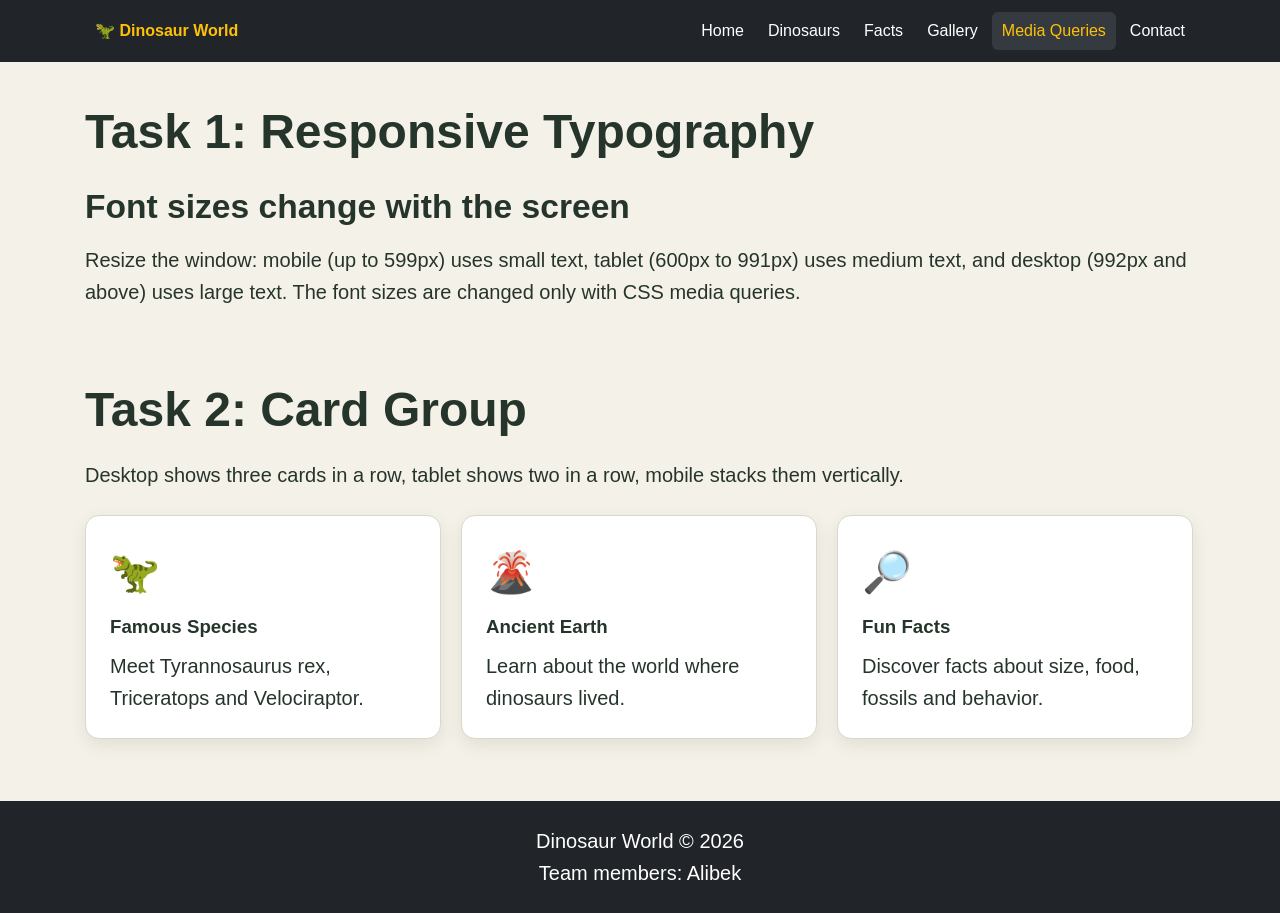
<file: dinosaur_world_bootstrap/responsive.html>
<!DOCTYPE html>
<html lang="en">
<head>
    <meta charset="UTF-8">
    <meta name="viewport" content="width=device-width, initial-scale=1">
    <title>Dinosaur World - Media Queries</title>
    <link rel="stylesheet" href="css/media.css">
</head>
<body>
<header class="mq-header"><nav aria-label="Main navigation"><a class="brand" href="index.html">🦖 Dinosaur World</a><div class="mq-links"><a href="index.html">Home</a><a href="dinosaurs.html">Dinosaurs</a><a href="facts.html">Facts</a><a href="gallery.html">Gallery</a><a href="responsive.html" class="active">Media Queries</a><a href="contact.html">Contact</a></div></nav></header>
<main>
    <section class="mq-section">
        <h1>Task 1: Responsive Typography</h1>
        <h2>Font sizes change with the screen</h2>
        <p>Resize the window: mobile (up to 599px) uses small text, tablet (600px to 991px) uses medium text, and desktop (992px and above) uses large text. The font sizes are changed only with CSS media queries.</p>
    </section>
    <section class="mq-section">
        <h1>Task 2: Card Group</h1>
        <p>Desktop shows three cards in a row, tablet shows two in a row, mobile stacks them vertically.</p>
        <div class="mq-cards"><article class="mq-card"><div class="mq-icon" role="img" aria-label="icon">🦖</div><h3>Famous Species</h3><p>Meet Tyrannosaurus rex, Triceratops and Velociraptor.</p></article><article class="mq-card"><div class="mq-icon" role="img" aria-label="icon">🌋</div><h3>Ancient Earth</h3><p>Learn about the world where dinosaurs lived.</p></article><article class="mq-card"><div class="mq-icon" role="img" aria-label="icon">🔎</div><h3>Fun Facts</h3><p>Discover facts about size, food, fossils and behavior.</p></article></div>
    </section>
</main>
<footer class="mq-footer"><p>Dinosaur World © 2026</p><p>Team members: Alibek</p></footer>
</body>
</html>
</file>
<file: dinosaur_world_bootstrap/css/style.css>
/* Only theme colors and fixed sizes. All spacing uses Bootstrap utilities. */
.hero-dino { width: 280px; height: 280px; font-size: 9rem; background: #d9e5c6; }
.tile { height: 190px; font-size: 4.5rem; }
.tile.slide { height: 340px; font-size: 9rem; }
.tile.thumb { height: 140px; font-size: 3.5rem; }
.t1 { background: #e2c5a1; } .t2 { background: #c6d8ad; } .t3 { background: #d9c5b5; }
.t4 { background: #b9d8d0; } .t5 { background: #d9e5c6; } .t6 { background: #f0d9a1; }
.t7 { background: #cbb9d8; } .t8 { background: #b9c9d8; } .t9 { background: #d8c9b9; }
.carousel-caption { bottom: 2.5rem; }
@media (max-width: 575.98px) { .hero-dino { width: 200px; height: 200px; font-size: 6rem; } .tile.slide { height: 240px; font-size: 6rem; } }

/* Assignment 4 interactive features */
body { transition: background-color .35s ease; }
.faq-answer {max-height:0;overflow:hidden;opacity:0;transition:max-height .35s ease,opacity .35s ease;}
.faq-answer.faq-open {max-height:240px;opacity:1;}
.faq-question {width:100%;text-align:left;border:0;background:#e8f5e9;padding:16px;font-weight:700;border-radius:8px;}
.faq-item {margin-bottom:12px;}
.faq-answer p {padding:12px 16px;margin:0;}
.popup-overlay[hidden] {display:none;}
.popup-overlay {position:fixed;inset:0;background:rgba(0,0,0,.6);z-index:2000;display:flex;align-items:center;justify-content:center;padding:20px;}
.popup-box {background:white;border-radius:14px;padding:26px;width:min(100%,440px);box-shadow:0 16px 40px #0003;}
.modal-active {overflow:hidden;}

/* Assignment 5: shared interactive UI */
.a5-toolbar,.a5-panel{background:#fff;border:1px solid #d8e7dc;border-radius:18px;padding:22px;box-shadow:0 8px 25px rgba(16,74,38,.07)}
.a5-panel{max-width:860px;margin:auto;padding:32px}.a5-eyebrow{font-size:.75rem;letter-spacing:.16em;color:#218653;font-weight:800}.a5-result{border-left:4px solid #269b5a;background:#edf8f0;padding:16px;border-radius:8px;transition:transform .25s}.a5-result.a5-pop{transform:scale(1.025)}
.a5-stars{display:flex;gap:7px}.a5-stars button{font-size:2.4rem;background:none;border:0;color:#8a968d;line-height:1.2;cursor:pointer}.a5-stars button.selected{color:#dba400}.a5-stars button:focus-visible{outline:2px solid #16803f;border-radius:5px}
body.a5-dark{background:#101b18!important;color:#e6f3e9!important}body.a5-dark .a5-toolbar,body.a5-dark .a5-panel,body.a5-dark .card,body.a5-dark .popup-box{background:#1c2c26;color:#edf8f0;border-color:#3a5948}body.a5-dark .a5-result{background:#294538;color:#f0fff2}body.a5-dark .bg-success-subtle{background:#234334!important;color:#f1fff2!important}body.a5-dark .bg-white{background:#1c2c26!important}body.a5-dark .faq-question{background:#2d493a;color:#fff}body.a5-dark .text-muted{color:#d2dcd5!important}
@media(max-width:600px){.a5-panel{padding:20px}.a5-toolbar{padding:16px}}

.a5-dino-card[hidden],.a5-step[hidden],#extraInfo[hidden]{display:none!important}
</file>
<file: dinosaur_world_bootstrap/css/media.css>
/* Part 1: Media Queries only (no Bootstrap). Mobile-first. */
* { box-sizing: border-box; margin: 0; padding: 0; }
body { font-family: Arial, Helvetica, sans-serif; background: #f4f1e8; color: #26352b; line-height: 1.6; }
.mq-header { background: #212529; }
.mq-header nav { max-width: 1150px; margin: auto; padding: 12px 20px; display: flex; flex-wrap: wrap; align-items: center; justify-content: space-between; gap: 10px; }
.mq-header a { color: #fff; text-decoration: none; padding: 6px 10px; border-radius: 6px; }
.mq-header .brand { color: #ffc107; font-weight: 800; }
.mq-header a.active { color: #ffc107; background: #343a40; }
.mq-links { display: flex; flex-wrap: wrap; gap: 4px; }
.mq-section { max-width: 1150px; margin: auto; padding: 32px 20px; }
.mq-footer { background: #212529; color: #fff; text-align: center; padding: 24px 12px; margin-top: 30px; }

/* Task 1: responsive typography (mobile default) */
h1 { font-size: 1.5rem; margin-bottom: 10px; }
h2 { font-size: 1.2rem; margin-bottom: 10px; }
p  { font-size: 0.95rem; }
@media (min-width: 600px) {  /* tablet */
    h1 { font-size: 2.2rem; } h2 { font-size: 1.6rem; } p { font-size: 1.1rem; }
}
@media (min-width: 992px) {  /* desktop */
    h1 { font-size: 3rem; } h2 { font-size: 2.1rem; } p { font-size: 1.25rem; }
}

/* Task 2: card group (mobile: 1 column) */
.mq-cards { display: flex; flex-wrap: wrap; gap: 20px; margin-top: 24px; }
.mq-card { flex: 0 0 100%; background: #fff; border: 1px solid #d7d9c9; border-radius: 14px; padding: 24px; box-shadow: 0 6px 18px rgba(0,0,0,.08); }
.mq-icon { font-size: 2.5rem; }
.mq-card h3 { margin: 8px 0; }
@media (min-width: 600px) {  /* tablet: 2 per row */
    .mq-card { flex: 0 0 calc(50% - 10px); }
}
@media (min-width: 992px) {  /* desktop: 3 per row */
    .mq-card { flex: 0 0 calc(33.333% - 14px); }
}
</file>
